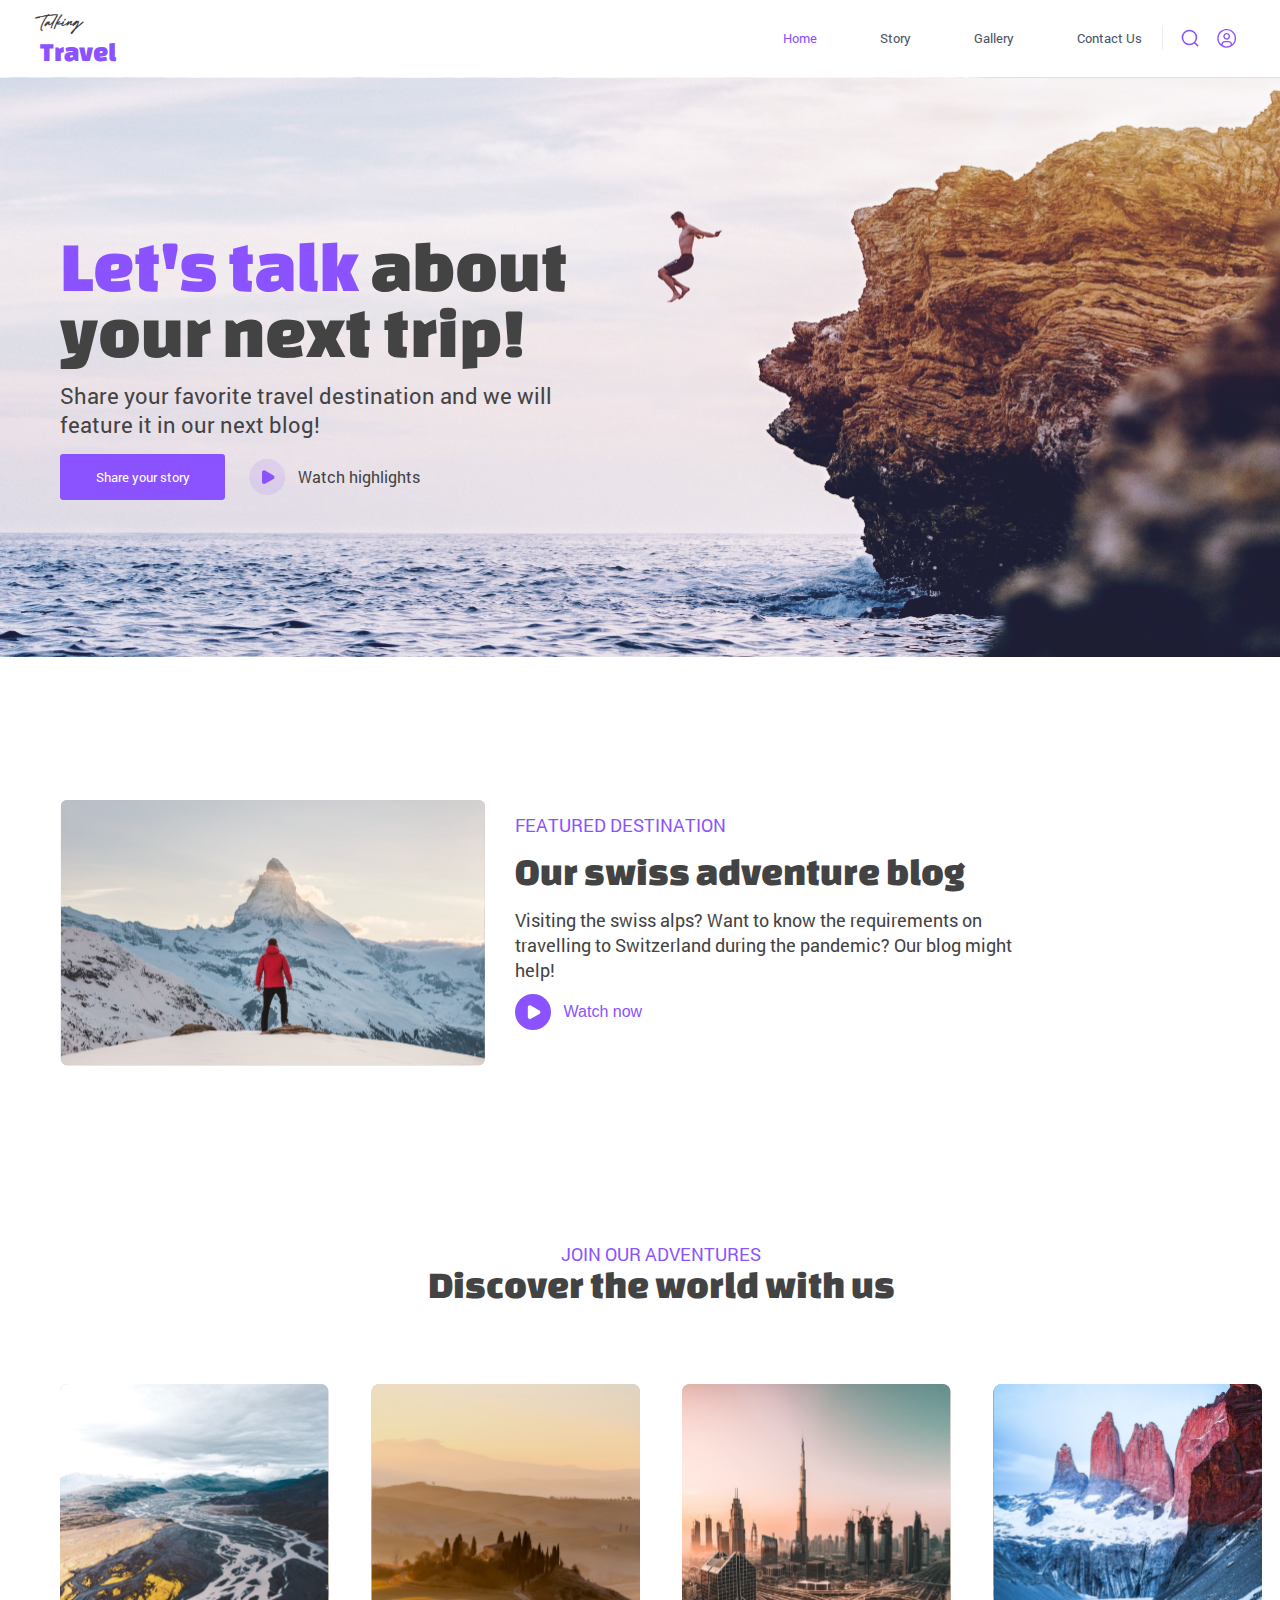
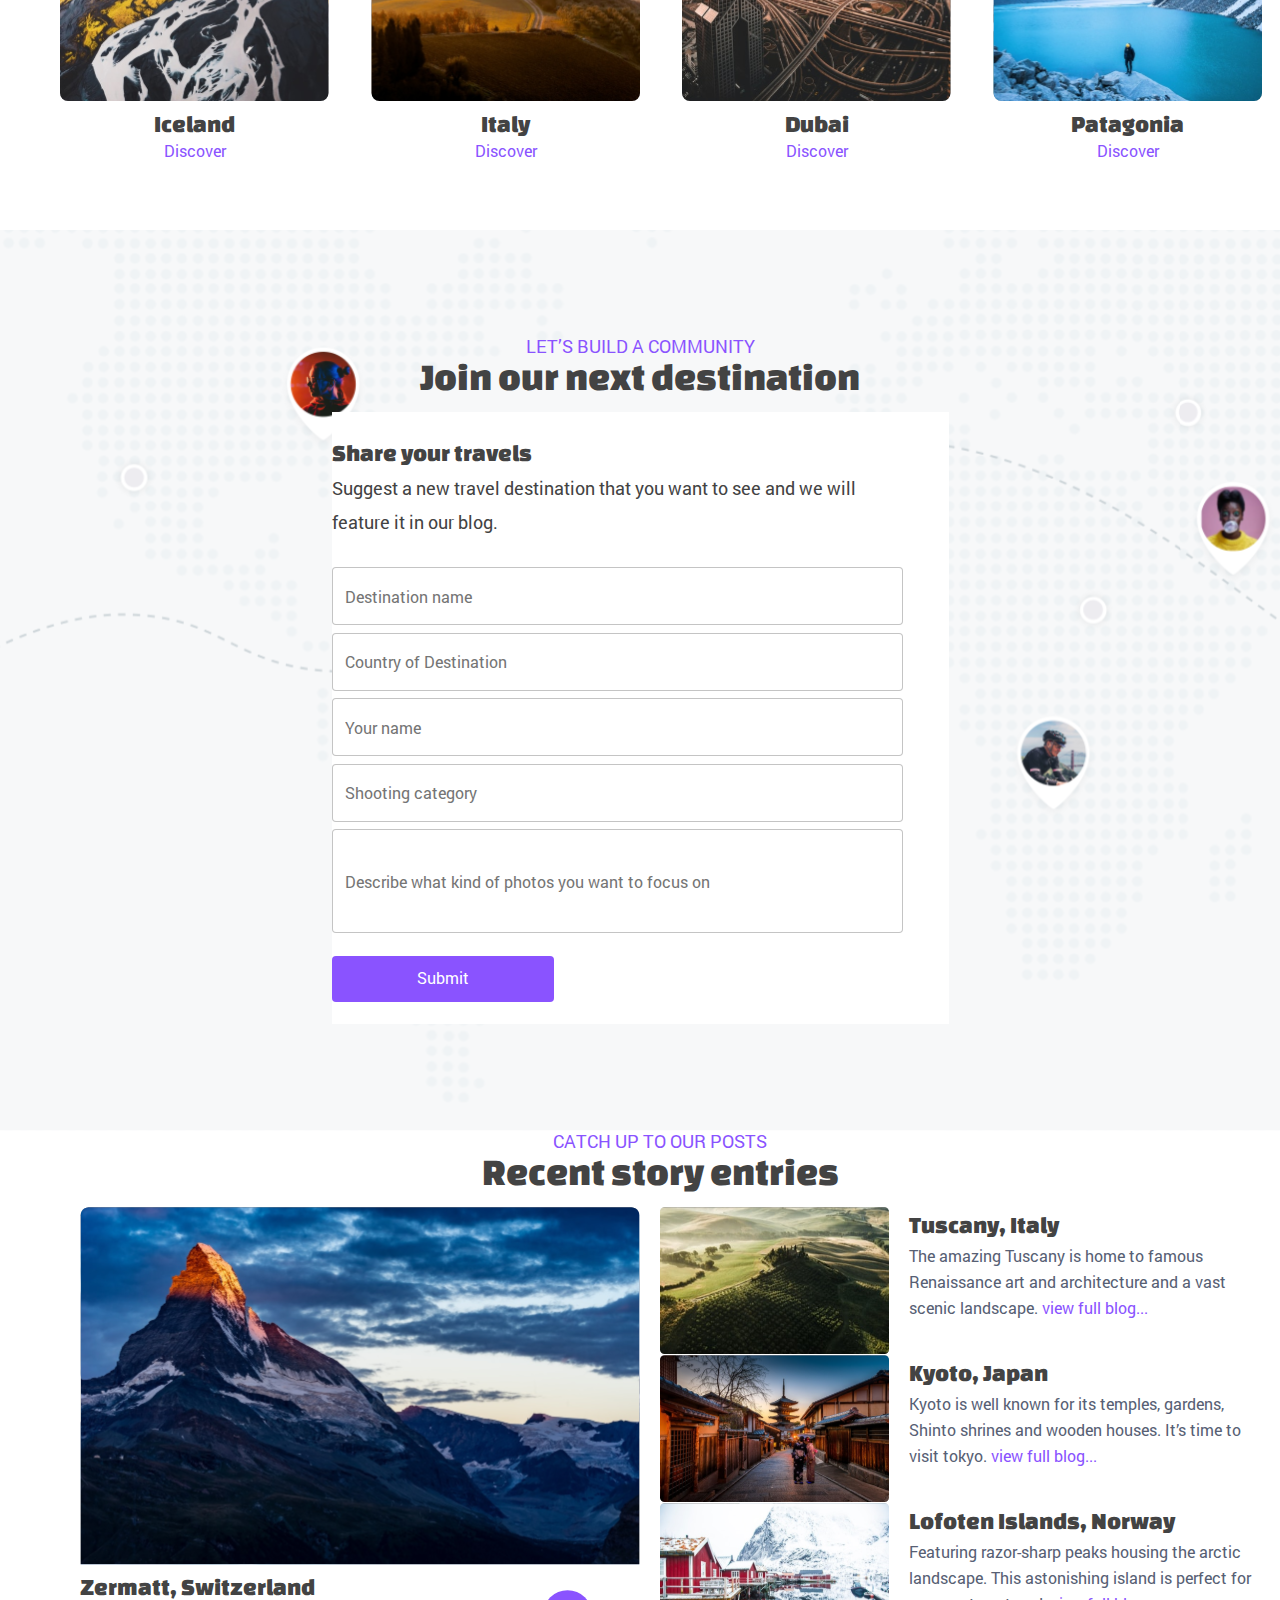
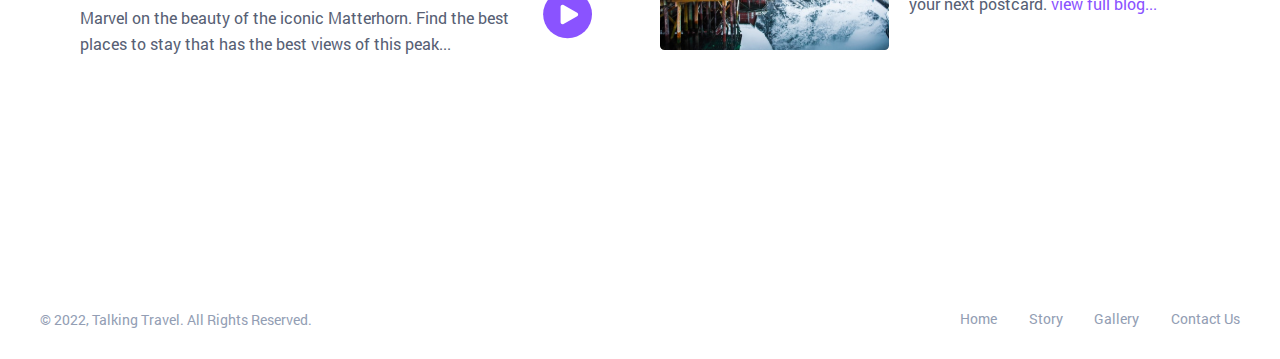
<file: pages/index.html>
<!DOCTYPE html>
<html>
<head>
    <meta charset="UTF-8">
    <meta name="viewport" content="width=device-wight, initial-scale=1.0">
    <link rel="stylesheet" href="../static/styles/style.css">
    <link rel="stylesheet" href="../static/styles/base_style.css">
    <title></title>
</head>
<body>
    <header class="container120">
        <a href="#talking-travel" class="block-logo">
            <p>Talking</p>
            <span>Travel</span>
        </a>
        <div class="navbar">
            <div class="block-link">
                <ul>
                    <li><p>Home</p></li>
                    <li><a href="./story.html">Story</a></li>
                    <li>Gallery</li>
                    <li>Contact Us</li>
                </ul>
            </div>
            <div class="block-img">
                <hr>
                <img src="../static/icons/Search.svg" alt="">
                <img src="../static/icons/Profile.svg" alt="">
            </div>
        </div>
        
    </header>
    <div id="talking-travel" class="hero-section">
            <div class="container">
                <div class="text">
                    <span class="headline"><span>Let's talk</span> about your next trip!</span>
                    <br>
                    <span class="main-text">Share your favorite travel destination and we will feature it in our next blog!</span>
                    <a href="#highlights" class="call-action">
                        <button class="story">Share your story</button>
                        <button class="highlights"><img src="../static/icons/Group 678 (1).svg" alt="">Watch highlights</button>
                    </a>
                </div>
            </div>
    </div>
    <div id="highlights" class="recommended container">
        <div class="recommended-content">
            <div class="img-container">
                <div class="peopl-img">
                    <img src="../static/images/Featured Image.svg" alt="">
                </div>
            </div>
            <div class="video-description">
                <div class="copywriting">
                    <span class="copywriting-pre-title">Featured Destination</span>
                    <br>
                    <span class="copywriting-headline">Our swiss adventure blog</span>
                    <br>
                    <span class="copywriting-main-text">Visiting the swiss alps? Want to know the requirements on travelling to Switzerland during the pandemic? Our blog might help! </span>
                </div>
                <a href="/pages/story.html">
                    <button class="watch"><img src="../static/icons/Group 678.svg" alt=""> Watch now</button>
                </a>
            </div>
        </div>
    </div>
    <div class="world container">
        <div class="table-of-contents">
            <span class="join-table">Join our adventures</span>
            <span class="discover-table">Discover the world with us</span>
        </div>
        <div class="cards">
            <div>
                <img src="../static/images/Iceland card image.svg" alt="">
                <span class="place">Iceland</span>
                <span class="discover">Discover</span>
            </div>
            <div>
                <img src="../static/images/Italy card image.svg" alt="">
                <span class="place">Italy</span>
                <span class="discover">Discover</span>
            </div>
            <div>
                <img src="../static/images/Dubai card image.svg" alt="">
                <span class="place">Dubai</span>
                <span class="discover">Discover</span>
            </div>
            <div>
                <img src="../static/images/Patagonia Card Image.svg" alt="">
                <span class="place">Patagonia</span>
                <span class="discover">Discover</span>
            </div>
        </div>
    </div>
    <div class="registration-background">
        <div class="registration">
            <div class="form-header">
                <span class="form-subtext">Let’s build a community</span>
                <span class="form-title">Join our next destination</span>
            </div>
            <div class="form">
                <div class="form-text">
                    <span class="travels">Share your travels</span>
                    <span class="about-travels">Suggest a new travel destination that you want to see and we will feature it in our blog.</span>
                </div>
                <div class="form-fields">
                    <input type="text" placeholder="Destination name">
                    <input list="dest-country" type="text" name="dest-country" placeholder="Country of Destination" />
                    <datalist id="dest-country">
                        <option value="Russia">
                        <option value="Italy">
                        <option value="Turkey">
                    </datalist>
                    <input type="text" placeholder="Your name">
                    <input list="category" type="text" name="category" placeholder="Shooting category" />
                    <datalist id="category">
                        <option value="Reportage">
                        <option value="Architectural photography">
                        <option value="Landscape">
                    </datalist>
                    <div>
                        <input type="text" placeholder="Describe what kind of photos you want to focus on">
                    </div>
                </div>
                <button>Submit</button>
            </div>
        </div>
    </div>
    <div class="recent-stories container">
        <div class="recent-stories-titles">
            <span class="stories-subtext">catch up to our posts</span>
            <span class="stories-title">Recent story entries</span>
        </div>
        <div class="story-block">
            <div class="stories-left">
                <div class="story-big-card">
                    <img class="big-story-img" src="../static/images/Big Story Image.svg" alt="">
                    <div class="big-story-body">
                        <div class="big-story-items">
                            <div class="big-story-text">
                                <span class="title-of-main-story">Zermatt, Switzerland</span>
                                <span class="description-of-main-story">Marvel on the beauty of the iconic Matterhorn. Find the best places to stay that has the best views of this peak...</span>
                            </div>
                            <button> <img src="../static/icons/Play Button.svg" alt=""></button>
                        </div>
                    </div>
                </div>
            </div>
            <div class="stories-right">
                <div class="story-card">
                    <img src="../static/images/Story Image.svg" alt="">
                    <div class="story-text">
                        <span class="city-country">Tuscany, Italy</span>
                        <span class="destination-of-city">The amazing Tuscany is home to famous Renaissance art and architecture and a vast scenic landscape. <span>view full blog...</span></span>
                    </div>
                </div>
                <div class="story-card">
                    <img src="../static/images/Story Image (1).svg" alt="">
                    <div class="story-text">
                        <span class="city-country">Kyoto, Japan</span>
                        <span class="destination-of-city">Kyoto is well known for its temples, gardens, Shinto shrines and wooden houses. It’s time to visit tokyo. <span>view full blog...</span></span>
                    </div>
                </div>
                <div class="story-card">
                    <img src="../static/images/Story Image (2).svg" alt="">
                    <div class="story-text">
                        <span class="city-country">Lofoten Islands, Norway</span>
                        <span class="destination-of-city">Featuring razor-sharp peaks housing the arctic landscape. This astonishing island is perfect for your next postcard. <span>view full blog...</span></span>
                    </div>
                </div>
            </div>
        </div>
    </div>
    <footer class="footer">
        <div class="copyright-info">
            <span>© 2022, Talking Travel. All Rights Reserved.</span>
        </div>
        <div class="footer-links">
            <ul>
                <li><a href="/pages/index.html">Home</a></li>
                <li><a href="/pages/story.html">Story</a></li>
                <li>Gallery</li>
                <li>Contact Us</li>
            </ul>
        </div>
    </footer>
</body>
</html>
</file>
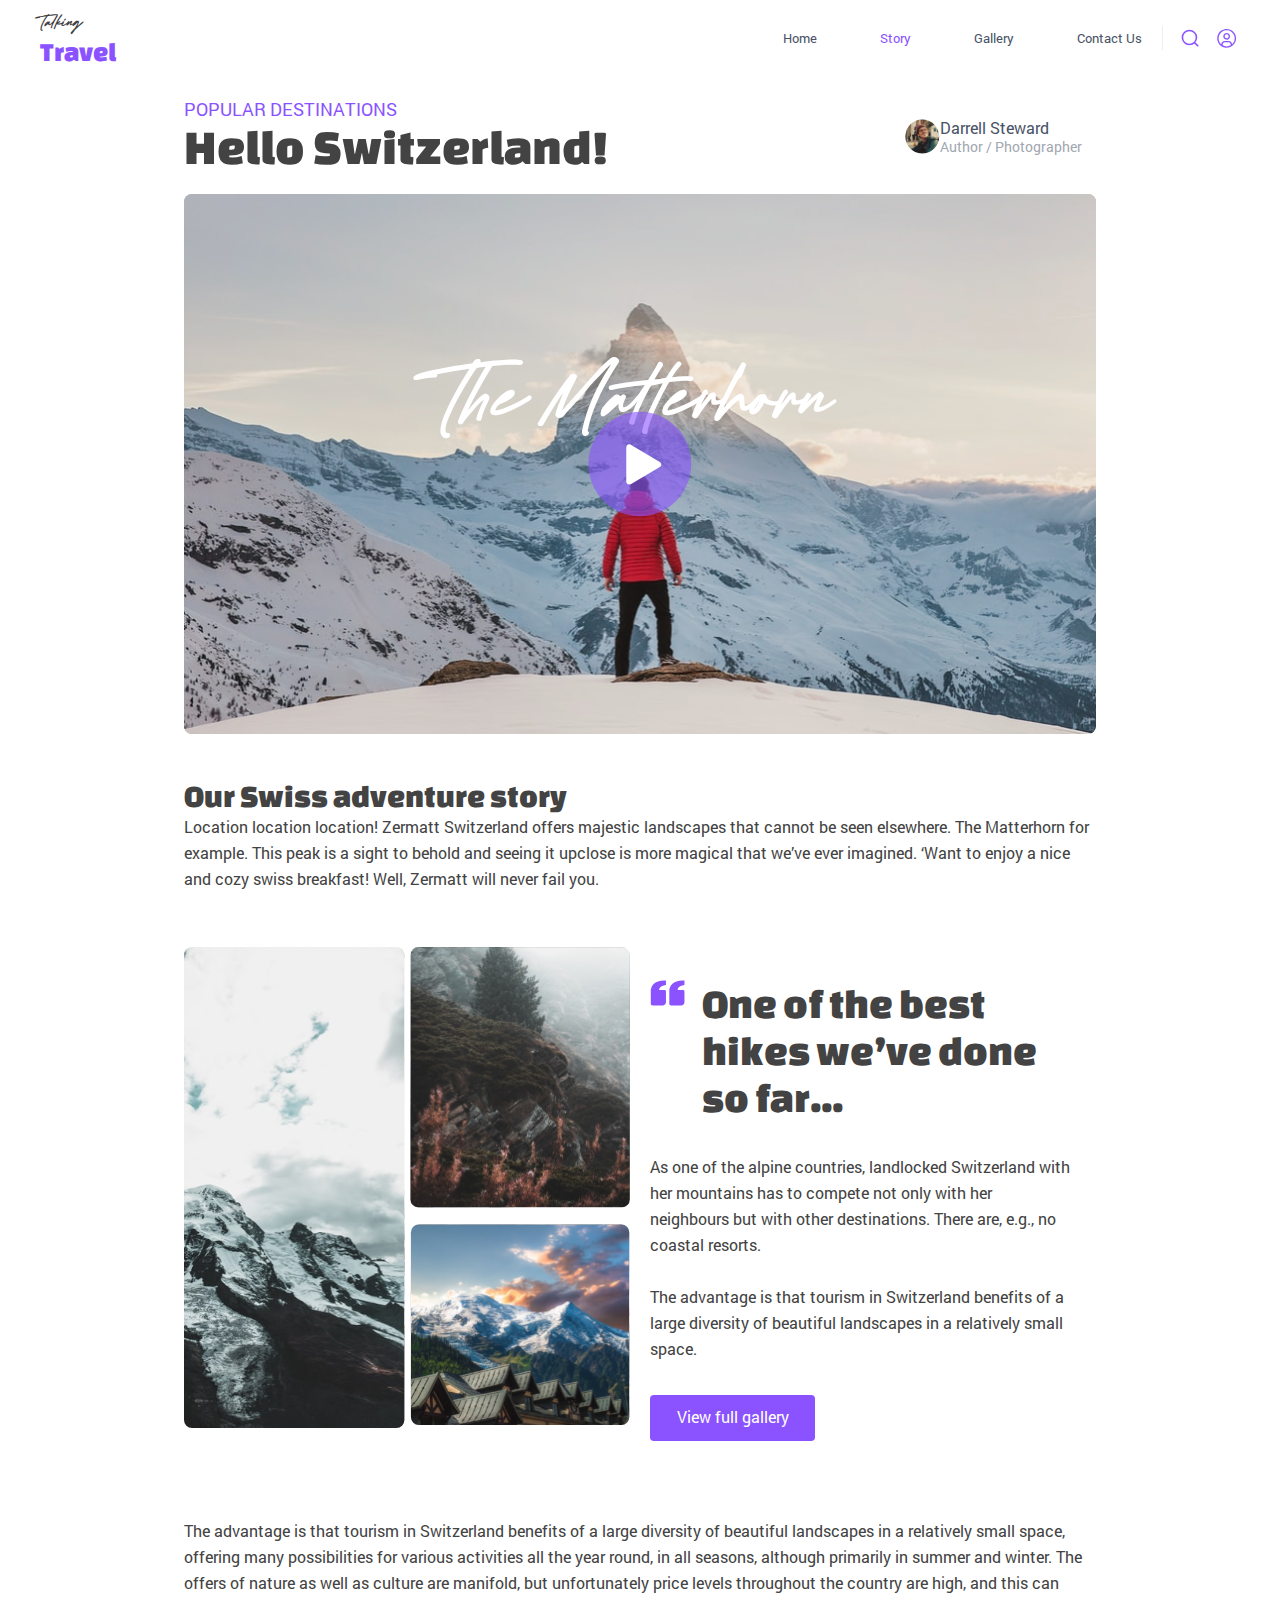
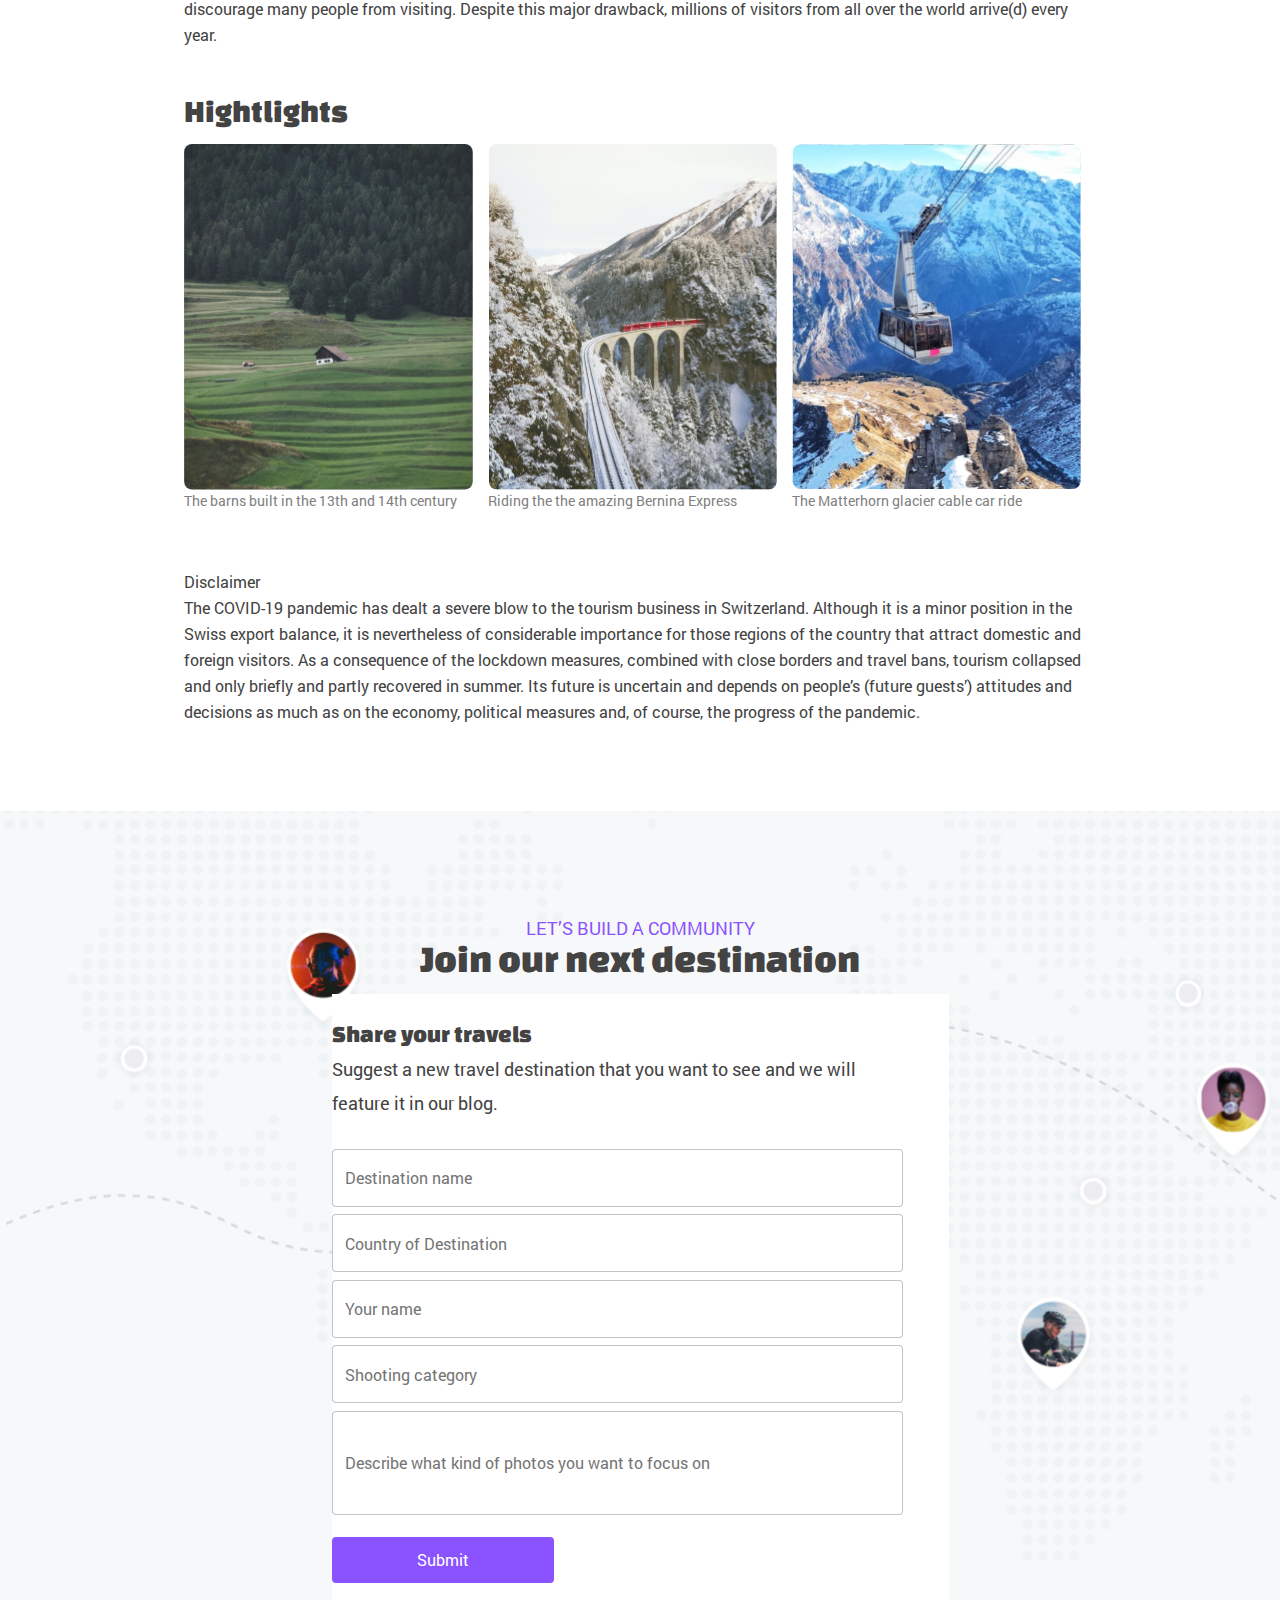
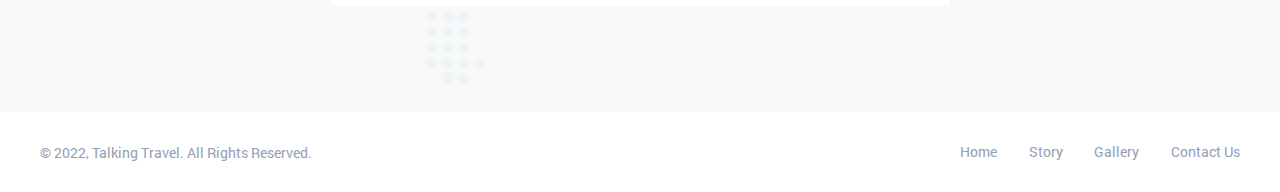
<file: pages/story.html>
<!DOCTYPE html>
<html lang="en">
<head>
    <meta charset="UTF-8">
    <meta name="viewport" content="width=device-width, initial-scale=1.0">
    <link rel="stylesheet" href="../static/styles/story_style.css">
    <link rel="stylesheet" href="../static/styles/base_style.css">
    <title></title>
</head>
<body>
    <header class="container120">
        <a href="/pages/index.html" class="block-logo">
            <p>Talking</p>
            <span>Travel</span>
        </a>
        <div class="navbar">
            <div class="block-link">
                <ul>
                    <li><a href="./index.html">Home</a></li>
                    <li><p>Story</p></li>
                    <li>Gallery</li>
                    <li>Contact Us</li>
                </ul>
            </div>
            <div class="block-img">
                <hr>
                <img src="../static/icons/Search.svg" alt="">
                <img src="../static/icons/Profile.svg" alt="">
            </div>
        </div>
    </header>
    <div class="blog-article container">
        <div class="article-hero section">
            <div class="arcticle-hero-header"  style="
            display: flex;
            align-items: center;">
                <div class="block-article-title">
                    <span class="article-category">popular destinations</span>
                    <span class="article-title">Hello Switzerland!</span>
                </div>
                <div class="article-author">
                    <img src="../static/icons/Avatar.svg" alt="">
                    <div class="author-text">
                        <span class="author-name">Darrell Steward</span>
                        <span class="profession">Author / Photographer</span>
                    </div>
                </div>
            </div>
            <div class="article-hero-video">
                <span>The Matterhorn</span>
                <img src="../static/icons/Play button (1).svg" alt="">
            </div>
        </div>
        <div class="clincher-paragraph section">
            <span class="clincher-title">Our Swiss adventure story</span>
            <span class="clincher-text">Location location location! Zermatt Switzerland offers majestic landscapes that cannot be seen elsewhere. The Matterhorn for example. This peak is a sight to behold and seeing it upclose is more magical that we’ve ever imagined. ‘Want to enjoy a nice and cozy swiss breakfast! Well, Zermatt will never fail you.</span>
        </div>
        <div class="callout section">
            <div class="callout-images">
                <img clas="winter" src="../static/images/Callout Swiss Winter Image.svg" alt="">
                <div class="callout-images-column">
                    <img class="mountains" src="../static/images/Callout Switzerland Mountains Pop-up.svg" alt="">
                    <img class="sunset" src="../static/images/Callout Switzerland sunset image.svg" alt="">
                </div>
            </div>
            <div class="callout-copywriting">
                <div class="callout-title">
                    <img src="../static/icons/Vector.svg" alt="">
                    <span>One of the best hikes we’ve done so far...</span>
                </div>
                <div class="callout-text">
                    <span>As one of the alpine countries, landlocked Switzerland with her mountains has to compete not only with her neighbours but with other destinations. There are, e.g., no coastal resorts.</span>
                    <span>The advantage is that tourism in Switzerland benefits of a large diversity of beautiful landscapes in a relatively small space.</span>
                </div>
                <button>View full gallery</button>
            </div>
        </div>
        <div class="conclusion-text section">
            <span>The advantage is that tourism in Switzerland benefits of a large diversity of beautiful landscapes in a relatively small space, offering many possibilities for various activities all the year round, in all seasons, although primarily in summer and winter. The offers of nature as well as culture are manifold, but unfortunately price levels throughout the country are high, and this can discourage many people from visiting. Despite this major drawback, millions of visitors from all over the world arrive(d) every year.</span>
        </div>
        <div class="highlights section">
            <span class="hightlights-title">Hightlights</span>
            <div class="highlights-row">
                <div class="highlight-card">
                    <img src="../static/images/Highlight Image.svg" alt="">
                    <span>The barns built in the 13th and 14th century</span>
                </div>
                <div class="highlight-card">
                    <img src="../static/images/Highlight Image (1).svg" alt="">
                    <span>Riding the the amazing Bernina Express</span>
                </div>
                <div class="highlight-card">
                    <img src="../static/images/Highlight Image (2).svg" alt="">
                    <span>The Matterhorn glacier cable car ride</span>
                </div>
            </div>
        </div>
        <div class="disclaimer section">
            <span class="disclaimer-title">Disclaimer</span>
            <span class="disclaimer-text">The COVID-19 pandemic has dealt a severe blow to the tourism business in Switzerland. Although it is a minor position in the Swiss export balance, it is nevertheless of considerable importance for those regions of the country that attract domestic and foreign visitors. As a consequence of the lockdown measures, combined with close borders and travel bans, tourism collapsed and only briefly and partly recovered in summer. Its future is uncertain and depends on people’s (future guests’) attitudes and decisions as much as on the economy, political measures and, of course, the progress of the pandemic.</span>
        </div>
    </div>
    <div class="registration-background">
        <div class="registration">
            <div class="form-header">
                <span class="form-subtext">Let’s build a community</span>
                <span class="form-title">Join our next destination</span>
            </div>
            <div class="form">
                <div class="form-text">
                    <span class="travels">Share your travels</span>
                    <span class="about-travels">Suggest a new travel destination that you want to see and we will feature it in our blog.</span>
                </div>
                <div class="form-fields">
                    <input type="text" placeholder="Destination name">
                    <input list="dest-country" type="text" name="dest-country" placeholder="Country of Destination" />
                    <datalist id="dest-country">
                        <option value="Russia">
                        <option value="Italy">
                        <option value="Turkey">
                    </datalist>
                    <input type="text" placeholder="Your name">
                    <input list="category" type="text" name="category" placeholder="Shooting category" />
                    <datalist id="category">
                        <option value="Reportage">
                        <option value="Architectural photography">
                        <option value="Landscape">
                    </datalist>
                    <div>
                        <input type="text" placeholder="Describe what kind of photos you want to focus on">
                    </div>
                </div>
                <button>Submit</button>
            </div>
        </div>
    </div>
    <footer class="footer">
        <div class="copyright-info">
            <span>© 2022, Talking Travel. All Rights Reserved.</span>
        </div>
        <div class="footer-links">
            <ul>
                <li><a href="/pages/index.html">Home</a></li>
                <li><a href="/pages/story.html">Story</a></li>
                <li>Gallery</li>
                <li>Contact Us</li>
            </ul>
        </div>
    </footer>
</body>
</html>
</file>
<file: static/styles/style.css>
@font-face {
    font-family: "Black Signature";
    src: url("../fonts/BlackSignaturePersonalUseOnlyRegular.otf");
}
@font-face {
    font-family: "Changa One";
    src: url("../fonts/ChangaOne-Regular.ttf");
}
@font-face {
    
    font-family: 'Roboto';
    src: url("../fonts/Roboto-Regular.ttf");
}
*{
    padding: 0;
    margin: 0;
}

.hero-section{
    background: url(../images/hero\ background\ image.svg);
    background-size: cover;
    height: 580px;
    width: 100%;
}

.container{
    width: 100%;
    max-width: 1160px;
    margin: 0 auto;
}

.text{
    width: 540px;
    height: 580px;
    margin: 40px, 120px, 40px, 140px;
    display: flex;
    justify-content: center;
    flex-direction: column;
}

.call-action{
    display: flex;
    max-width: 360px;
    justify-content: space-between;
    align-items: center;
    text-decoration: none;
}

.story{
    width: 165.17px;
    height: 46px;
    font-size: 12.56px;
    font-family: 'Roboto';
    align-content: center;
    background-color: rgba(138, 83, 255, 1);
    color: rgba(255, 255, 255, 1);
    border: none;
    border-radius: 3.14px;
    cursor: pointer;
}

.highlights{
    display: flex;
    align-items: center;
    justify-content: space-between;
    width: 170.63px;
    height: 36px;
    border: none;
    background: none;
    font-size: 16px;
    font-family: "Roboto";
    color: rgba(67, 67, 67, 1);
    cursor: pointer;
    line-height: 28.26px;
}

.headline{
    font-size: 73px;
    font-family: "Changa One";
    color: rgba(67, 67, 67, 1);
    line-height: 84px;
    line-height: 65.95px;
}

.headline span{
    color: rgba(138, 83, 255, 1);
}

.main-text{
    font-size: 22px;
    font-family: "Roboto";
    color: rgba(67, 67, 67, 1);
    width: 505px;
    height: 72px;
    line-height: 28.26px;
}

.recommended {
    display: flex;
    height: 552px;
}

.recommended-content {
    margin: 107px 0;
    display: flex;
    width: 100vw;
    align-items: center;
}

.img-container{
    width: 455.34px;
    height: 265.35px;
}

.peopl-img{
    width: 423.94px;
    height: 265.35px;
}

.video-description{
    width: 455.34px;
    height: 230.77px;
    padding: 0 20px 20px 0;
    display: flex;
    flex-direction: column;
    justify-content: space-evenly;
}

.copywriting{
    width: 520px;
    height: 172px;
    display: flex;
    flex-direction: column;
    justify-content: space-between;
}

.copywriting-pre-title{
    height: 21px;
    font-size: 18px;
    font-family: "Roboto";
    color: rgba(138, 83, 255, 1);
    line-height: 21.01px;
    text-transform: uppercase;
}

.copywriting-headline{
    height: 36px;
    font-size: 39px;
    font-family: "Changa One";
    color: rgba(67, 67, 67, 1);
    line-height: 36px;
}

.copywriting-main-text{
    height: 99px;
    font-size: 18px;
    font-family: "Roboto";
    color: rgba(67, 67, 67, 1);
    line-height: 25px;
}

.video-description a{
    text-decoration: none;
}

.watch{
    display: flex;
    align-items: center;
    width: 126.77px;
    height: 36px;
    justify-content: space-between;
    line-height: 28.26px;
    border: none;
    background: none;
    font-size: 16px;
    color: rgba(138, 83, 255, 1);
    cursor: pointer;
}

.watch img{
    padding-right: 12px;
}

.world {
    display: flex;
    flex-direction: column;
    height: 621px;
    justify-content: space-around;
}

.table-of-contents{
    max-width: 1202px;
    width: 100vw;
    height: 69px;
    display: flex;
    flex-direction: column;
    align-items: center;
}
.join-table{
    font-size: 18px;
    font-family: 'Roboto';
    color: rgba(138, 83, 255, 1);
    line-height: 21.09px;
    text-transform: uppercase;
}
.discover-table{
    font-size: 39px;
    font-family: 'Changa One';
    color: rgba(67, 67, 67, 1);
    line-height: 40px;
}
.cards{
    max-width: 1202px;
    width: 100vw;
    height: 410px;
    display: flex;
    justify-content: space-between;

}

.place{
    display: flex;
    flex-direction: column;
    align-items: center;
    font-size: 24px;
    font-family: 'Changa One';
    color: rgba(67, 67, 67, 1);
    line-height: 36px;
}

.discover{
    display: flex;
    flex-direction: column;
    align-items: center;
    font-size: 16px;
    font-family: 'Roboto';
    color: rgba(138, 83, 255, 1);
    line-height: 18.75px;
}

.recent-stories{
    height: 748.11px;
    display: flex;
    flex-direction: column;
}

.recent-stories-titles{
    max-width: 1200px;
    width: 100vw;
    height: 76px;
    display: flex;
    align-items: center;
    flex-direction: column;
}

.stories-subtext{
    height: 21px;
    font-size: 18px;
    line-height: 21.09px;
    font-family: 'Roboto';
    color: rgba(138, 83, 255, 1);
    text-transform: uppercase;
}

.stories-title{
    height: 40px;
    font-size: 39px;
    line-height: 40px;
    font-family: 'Changa One';
    color: rgba(67, 67, 67, 1);
}

.story-block{
    max-width: 1200px;
    width: 100vw;
    height: 476.11px;
    display: flex;
    flex-direction: row;
}

.stories-left{
    max-width: 600px;
    width: 100vw;
    height: 476.11px;
    padding: 0 20px;
}

.story-big-card{
    max-width: 560px;
    width: 100vw;
    height: 476.11px;
}

.big-story-img{
    width: 560px;
    height: 358.11px;
}

.big-story-body{
    max-width: 560px;
    width: 100vw;
    height: 118px;
}

.big-story-items{
    max-width: 512px;
    width: 100vw;
    height: 90px;
    display: flex;
    align-items: center;
    justify-content: space-between;
}

.big-story-text{
    display: flex;
    flex-direction: column;
    max-width: 435.13px;
    width: 100vw;
    height: 90px;
}

.title-of-main-story{
    font-size: 24px;
    line-height: 36px;
    font-family: 'Changa One';
    color: rgba(67, 67, 67, 1);
}

.description-of-main-story{
    font-size: 16px;
    line-height: 26px;
    font-family: 'Roboto';
    color: rgba(87, 96, 116, 1);
}

.big-story-items button{
    width: 48.87px;
    height: 48px;
    border: none;
    background: none;
    cursor: pointer;
}

.stories-right{
    max-width: 600px;
    width: 100vw;
    height: 476px;
}

.story-card{
    max-width: 600px;
    width: 100vw;
    height: 148px;
    display: flex;
    flex-direction: row;
}

.story-text{
    max-width: 358px;
    width: 100vw;
    height: 128px;
    display: flex;
    flex-direction: column;
    margin-left: 20px;
}

.city-country{
    font-size: 24px;
    line-height: 36px;
    font-family: 'Changa One';
    color: rgba(67, 67, 67, 1);
}

.destination-of-city{
    font-size: 16px;
    line-height: 26px;
    font-family: 'Roboto';
    color: rgba(87, 96, 116, 1);
}

.destination-of-city span{
    color: rgba(138, 83, 255, 1);
}
</file>
<file: static/styles/base_style.css>
@font-face {
    font-family: "Black Signature";
    src: url("../fonts/BlackSignaturePersonalUseOnlyRegular.otf");
}
@font-face {
    font-family: "Changa One";
    src: url("../fonts/ChangaOne-Regular.ttf");
}
@font-face {
    
    font-family: 'Roboto';
    src: url("../fonts/Roboto-Regular.ttf");
}

html {
    scroll-behavior: smooth;
}

body {
    display: flex;
    flex-direction: column;
    align-items: center;
}

.container120{
    max-width: 1200px;
    width: 100vw;
}

header{
    width: 100vw;
    display: flex;
    justify-content: space-between;
    align-items: center;
}

.block-logo{
    padding: 10px 0;
    display: flex;
    flex-direction: column;
    text-decoration: none;
    cursor: pointer;
}

.block-logo p{
    font-size: 15.7px;
    font-family: "Black Signature";
    color: rgba(62, 62, 62, 1);
    line-height: 28.26px;
}

.block-logo span{
    font-family: "Changa One";
    font-size: 26.69px;
    color: rgba(138, 83, 255, 1);
    line-height: 28.26px;
}

.navbar {
    display: flex;  
    max-width: 457px;
    width: 100vw;  
}

.block-link{
    font-size: 12.56px;
    font-family: "Roboto";
    color: rgba(73, 83, 103, 1);
    display: flex;
    max-width: 359px;
    width: 100vw;
    line-height: 14.92px;
}

.block-link ul{
    display: flex;
    width: 100%;
    justify-content: space-between;
}

.block-link li{
    list-style-type: none;
    align-content: center;
    cursor: pointer;
}

.block-link p{
    color: rgba(138, 83, 255, 1);
    text-decoration: none;
}
.block-link a{
    font-size: 12.56px;
    font-family: "Roboto";
    color: rgba(73, 83, 103, 1);
    line-height: 14.92px;
    text-decoration: none;
}

.block-img {
    display: flex;
    align-items: center;
}

.block-img img{
    margin-left: 18px;
    cursor: pointer;
}

.block-img hr{
    width: 1px;
    height: 24px;
    background-color: #EEEEEE;
    border: none;
    margin-left: 20px;
}

.registration-background{
    background: url(../images/Share\ your\ travels\ section\ background\ image.svg);
    background-size: cover;
    height: 901.18px;
    width: 100%;
    display: flex;
    align-items: center;
    justify-content: center;
}

.registration{
    width: 657px;
    height: 758px;
    display: flex;
    justify-content: center;
    flex-direction: column;
    align-items: center;
}

.form-header{
    max-width: 617px;
    width: 100vw;
    height: 76px;
    display: flex;
    flex-direction: column;
    align-items: center;
}

.form-subtext{
    font-size: 18px;
    font-family: 'Roboto';
    color: rgba(138, 83, 255, 1);
    line-height: 21.09px;
    text-transform: uppercase;
}

.form-title{
    font-size: 39px;
    font-family: 'Changa One';
    color: rgba(67, 67, 67, 1);
    line-height: 40px;
}

.form{
    background-color: rgba(255, 255, 255, 1);
    max-width: 617px;
    width: 100vw;
    height: 612px;
    display: flex;
    flex-direction: column;
    justify-content: space-evenly;
}

.form-text{
    max-width: 557px;
    width: 100vw;
    height: 110px;
    display: flex;
    flex-direction: column;
}

.travels{
    height: 36px;
    font-size: 24px;
    font-family: 'Changa One';
    line-height: 36px;
    color: rgba(67, 67, 67, 1);
}

.about-travels{
    height: 68px;
    font-size: 18px;
    line-height: 34px;
    font-family: 'Roboto';
    color: rgba(67, 67, 67, 1);
}

.form-fields{
    max-width: 557px;
    width: 100vw;
    height: 366px;
    display: flex;
    flex-direction: column;
    justify-content: space-between;
}

.form-fields input{
    max-width: 557px;
    width: 100vw;
    height: 56px;
    border-radius: 4px;
    border: 1px solid rgba(0, 0, 0, 0.23);
    padding-left: 12px;
    font-size: 16px;
    line-height: 24px;
    font-family: 'Roboto';
}

.form-fields div input{
    max-width: 557px;
    width: 100vw;
    height: 102px;
    border-radius: 4px;
}

.registration button{
    width: 222px;
    height: 46px;
    font-size: 16px;
    line-height: 18.75px;
    font-family: 'Roboto';
    background-color: rgba(138, 83, 255, 1);
    color: rgba(255, 255, 255, 1);
    border: none;
    border-radius: 4px;
    cursor: pointer;
}

.footer{
    max-width: 1440px;
    width: 100vw;
    height: 80px;
    display: flex;
    align-items: center;
    justify-content: center;
}

.copyright-info{
    max-width: 920px;
    width: 100vw;
    height: 16px;
}

.copyright-info span{
    font-size: 14px;
    line-height: 16.41px;
    font-family: 'Roboto';
    color: rgba(147, 158, 180, 1);
}

.footer-links{
    max-width: 280px;
    width: 100vw;
    height: 16px;
}

.footer-links ul{
    display: flex;
    width: 100%;
    justify-content: space-between;
}

.footer-links li{
    font-size: 14px;
    line-height: 16.41px;
    font-family: 'Roboto';
    color: rgba(147, 158, 180, 1);
    list-style-type: none;
    cursor: pointer;
}

.footer-links li a{
    font-size: 14px;
    line-height: 16.41px;
    font-family: 'Roboto';
    color: rgba(147, 158, 180, 1);
    text-decoration: none;
}
</file>
<file: static/styles/story_style.css>
@font-face {
    font-family: "Black Signature";
    src: url("../fonts/BlackSignaturePersonalUseOnlyRegular.otf");
}
@font-face {
    font-family: "Changa One";
    src: url("../fonts/ChangaOne-Regular.ttf");
}
@font-face {
    
    font-family: 'Roboto';
    src: url("../fonts/Roboto-Regular.ttf");
} 
*{
    padding: 0;
    margin: 0;
}

.container{
    width: 100%;
    max-width: 1160px;
    margin: 0 auto;
}

.blog-article{
    height: 2334.55px;
    display: flex;
    flex-direction: column;
    align-items: center;
    justify-content: space-around;
}

.section{
    max-width: 911.64px;
    width: 100vw;
}

.article-hero{
    height: 635px;
    
}

.article-hero-header{
    height: 75px;
    
}

.block-article-title{
    max-width: 721.18px;
    width: 100vw;
    display: flex;
    flex-direction: column;
}

.article-category{
    font-size: 18px;
    line-height: 21.09px;
    font-family: 'Roboto';
    color: rgba(138, 83, 255, 1);
    text-transform: uppercase;
}

.article-title{
    font-size: 50px;
    line-height: 54px;
    font-family: 'Changa One';
    color: rgba(67, 67, 67, 1);
}

.article-author{
    max-width: 190px;
    width: 100vw;
    height: 35px;
    display: flex;
    justify-content: space-between;
}

.article-author img{
    width: 35px;
    height: 35px;
    border-radius: 100%;
}

.article-text{
    width: 145.47px;
    height: 35px;
    display: flex;
    flex-direction: column;
}

.author-name{
    font-size: 16px;
    line-height: 18.75px;
    font-family: 'Roboto';
    color: rgba(73, 83, 103, 1);
}

.profession{
    font-size: 14px;
    line-height: 16.41px;
    font-family: 'Roboto';
    color: rgba(162, 167, 177, 1);
}

.article-hero-video{
    height: 540px;
    background: url(../images/Article\ Hero\ Image.svg);
    display: flex;
    align-items: center;
    justify-content: center;
    margin-top: 20px;
}

.article-hero-video span{
    max-width: 891.27px;
    width: 100vw;
    height: 92px;
    padding: 166.56px 10.19px 281.44px 10.19px;
    font-size: 70px;
    line-height: 92.4px;
    font-family: 'Black Signature';
    display: flex;
    justify-content: center;
    color: rgba(255, 255, 255, 1);
    position: absolute;
}

.article-hero-video img{
    width: 104.67px;
    height: 105.63px;
    display: flex;
    cursor: pointer;
    position: absolute;
}

.clincher-paragraph{
    height: 124px;
    display: flex;
    flex-direction: column;
}

.clincher-title{
    height: 36px;
    font-size: 32px;
    line-height: 36px;
    font-family: 'Changa One';
    color: rgba(67, 67, 67, 1);
}

.clincher-text{
    height: 78px;
    font-size: 16px;
    line-height: 26px;
    font-family: 'Roboto';
    color: rgba(67, 67, 67, 1);
}

.callout{
    height: 527px;
    display: flex;
    flex-direction: row;
}

.callout-images{
    max-width: 455.82px;
    width: 100vw;
    height: 481px;
    display: flex;
    flex-direction: row;
    justify-content: space-between;
}

.winter{
    width: 220.41px;
    height: 481px;
}

.callout-images-column{
    width: 220.41px;
    height: 479.03px;
    display: flex;
    flex-direction: column;
    justify-content: space-between;
}

.mountains{
    width: 220.41px;
    height: 261.47px;
}

.sunset{
    width: 220.41px;
    height: 201.56px;
}

.callout-copywriting{
    max-width: 455.82px;
    width: 100vw;
    height: 527px;
    display: flex;
    flex-direction: column;
    justify-content: space-evenly;
    padding-left: 20px;
}

.callout-title{
    width: 421.82px;
    height: 141px;
    display: flex;
    flex-direction: row;
    justify-content: space-between;
}

.callout-title img{
    width: 34.62px;
    height: 26px;
}

.callout-title span{
    width: 370.21px;
    height: 141px;
    font-size: 42px;
    line-height: 47px;
    font-family: 'Changa One';
    color: rgba(67, 67, 67, 1);
}

.callout-text{
    width: 421.82px;
    height: 208px;
    display: flex;
    flex-direction: column;
    justify-content: space-between;
}

.callout-text span{
    font-size: 16px;
    line-height: 26px;
    font-family: 'Roboto';
    color: rgba(67, 67, 67, 1);
}

.callout-copywriting button{
    width: 165.17px;
    height: 46px;
    font-size: 16px;
    line-height: 18.75px;
    font-family: 'Roboto';
    align-content: center;
    background-color: rgba(138, 83, 255, 1);
    color: rgba(255, 255, 255, 1);
    border: none;
    border-radius: 4px;
    cursor: pointer;
}

.conclusion-text{
    height: 130px;
}

.conclusion-text span{
    font-size: 16px;
    line-height: 26px;
    font-family: 'Roboto';
    color: rgba(67, 67, 67, 1);
}

.highlights{
    height: 431.55px;
    display: flex;
    flex-direction: column;

}

.hightlights-title{
    height: 36px;
    font-size: 32px;
    line-height: 36px;
    font-family: 'Changa One';
    color: rgba(67, 67, 67, 1);
}

.highlights-row{
    height: 380.55px;
    display: flex;
    flex-direction: row;
    margin-top: 15px;
}

.highlight-card{
    width: 303.88px;
    height: 380.55px;
    display: flex;
    flex-direction: column;
}

.highlight-card img{
    width: 288.88px;
    height: 346.55px;
}

.highlight-card span{
    height: 22px;
    font-size: 14px;
    line-height: 22px;
    font-family: 'Roboto';
    color: rgba(130, 129, 129, 1);
}

.disclaimer{
    height: 220px;
    display: flex;
    flex-direction: column;
}

.disclaimer-title{
    width: 853.64px;
    font-size: 16px;
    font-weight: 700px;
    line-height: 26px;
    font-family: 'Roboto';
    color: rgba(67, 67, 67, 1);
}

.disclaimer-text{
    font-size: 16px;
    font-weight: 400px;
    line-height: 26px;
    font-family: 'Roboto';
    color: rgba(67, 67, 67, 1);
}
</file>
